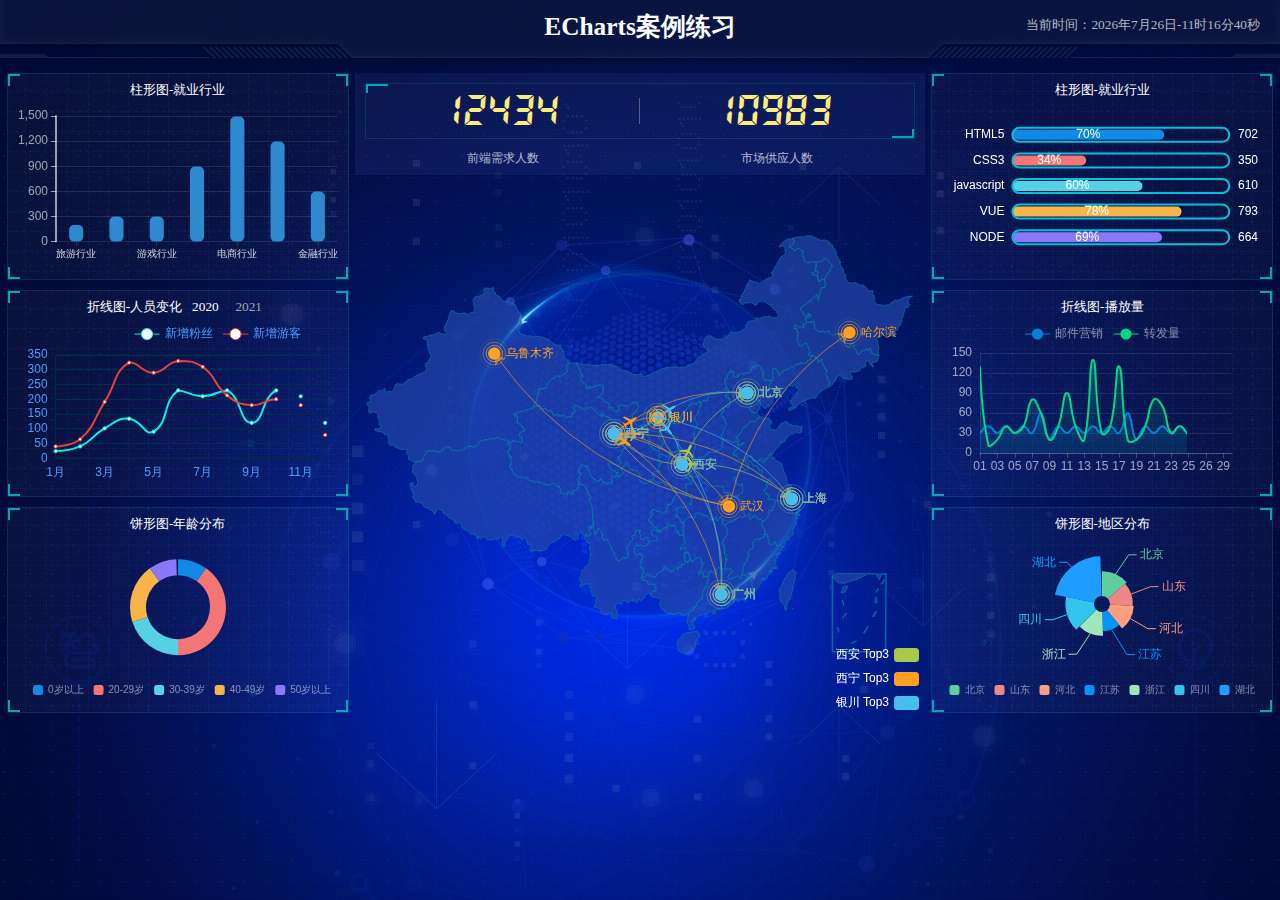
<file: index.html>
<!DOCTYPE html>
<html lang="en">
  <head>
    <meta charset="UTF-8">
    <meta name="viewport" content="width=device-width, initial-scale=1.0">
    <title>ECharts案例练习</title>
    <link rel="stylesheet" href="./css/index.css">
  </head>
  <body>
    
    <!-- 头部 -->
    <header> 
      <h1>ECharts案例练习</h1>
      <div class="showTime"></div>
      <script>
        var t = null;
        t = setTimeout(time, 1000); //开始运行
        function time() {
          clearTimeout(t); //清除定时器
          dt = new Date();
          var y = dt.getFullYear();
          var mt = dt.getMonth() + 1;
          var day = dt.getDate();
          var h = dt.getHours(); //获取时
          var m = dt.getMinutes(); //获取分
          var s = dt.getSeconds(); //获取秒
          document.querySelector(".showTime").innerHTML =
            "当前时间：" +
            y +
            "年" +
            mt +
            "月" +
            day +
            "日-" +
            h +
            "时" +
            m +
            "分" +
            s +
            "秒";
          t = setTimeout(time, 1000); //设定定时器，循环运行
        }
      </script>
    </header>

    <!-- 主体 -->
    <section class="mainbox">

      <!-- 左侧部分 -->
      <div class="column">
        <div class="panel bar">
          <h2>柱形图-就业行业</h2>
          <div class="chart"></div>
          <!-- panel-footer 用于绘制下面两个下边角 -->
          <div class="panel-footer"></div>
        </div>
        <div class="panel line">
          <h2>
            折线图-人员变化
            <a href="javascript:;" class="a-active">2020</a>
            <a href="javascript:;">2021</a>
          </h2>
          <div class="chart"></div>
          <!-- panel-footer 用于绘制下面两个下边角 -->
          <div class="panel-footer"></div>
        </div>
        <div class="panel pie">
          <h2>饼形图-年龄分布</h2>
          <div class="chart"></div>
          <!-- panel-footer 用于绘制下面两个下边角 -->
          <div class="panel-footer"></div>
        </div>
      </div>

      <!-- 中间部分 -->
      <div class="column">
        <!-- 上方文字 -->
        <div class="no">
          <div class="no-hd">
            <ul>
              <li>12434</li>
              <li>10983</li>
            </ul>
          </div>
          <div class="no-bd">
            <ul>
              <li>前端需求人数</li>
              <li>市场供应人数</li>
            </ul>
          </div>
        </div>
        <!-- 下方地图 -->
        <div class="map">
          <!-- 背景的球体 -->
          <div class="map1"></div>
          <!-- 圆点 -->
          <div class="map2"></div>
          <!-- 旋转的箭头 -->
          <div class="map3"></div>
          <!-- 地图模块 -->
          <div class="chart">地图模块</div>
        </div>
      </div>

      <!-- 右侧部分 -->
      <div class="column">
        <div class="panel bar2">
          <h2>柱形图-就业行业</h2>
          <div class="chart"></div>
          <!-- panel-footer 用于绘制下面两个下边角 -->
          <div class="panel-footer"></div>
        </div>
        <div class="panel line2">
          <h2>折线图-播放量</h2>
          <div class="chart"></div>
          <!-- panel-footer 用于绘制下面两个下边角 -->
          <div class="panel-footer"></div>
        </div>
        <div class="panel pie2">
          <h2>饼形图-地区分布</h2>
          <div class="chart"></div>
          <!-- panel-footer 用于绘制下面两个下边角 -->
          <div class="panel-footer"></div>
        </div>
      </div>
    </section>


    <!-- flexible.js 把屏幕分成24等份 -->
    <script src="./js/flexible.js"></script>
    <!-- 引入ECharts -->
    <script src="js/echarts.min.js"></script>
    <!-- 引入jQuery -->
    <script src="js/jquery.js"></script>
    <!-- 引入 china.js 地图模块 -->
    <script src="js/china.js"></script>
    <!-- 引入js文件 -->
    <script src="./js/index.js"></script>
    

  </body>
</html>
</file>
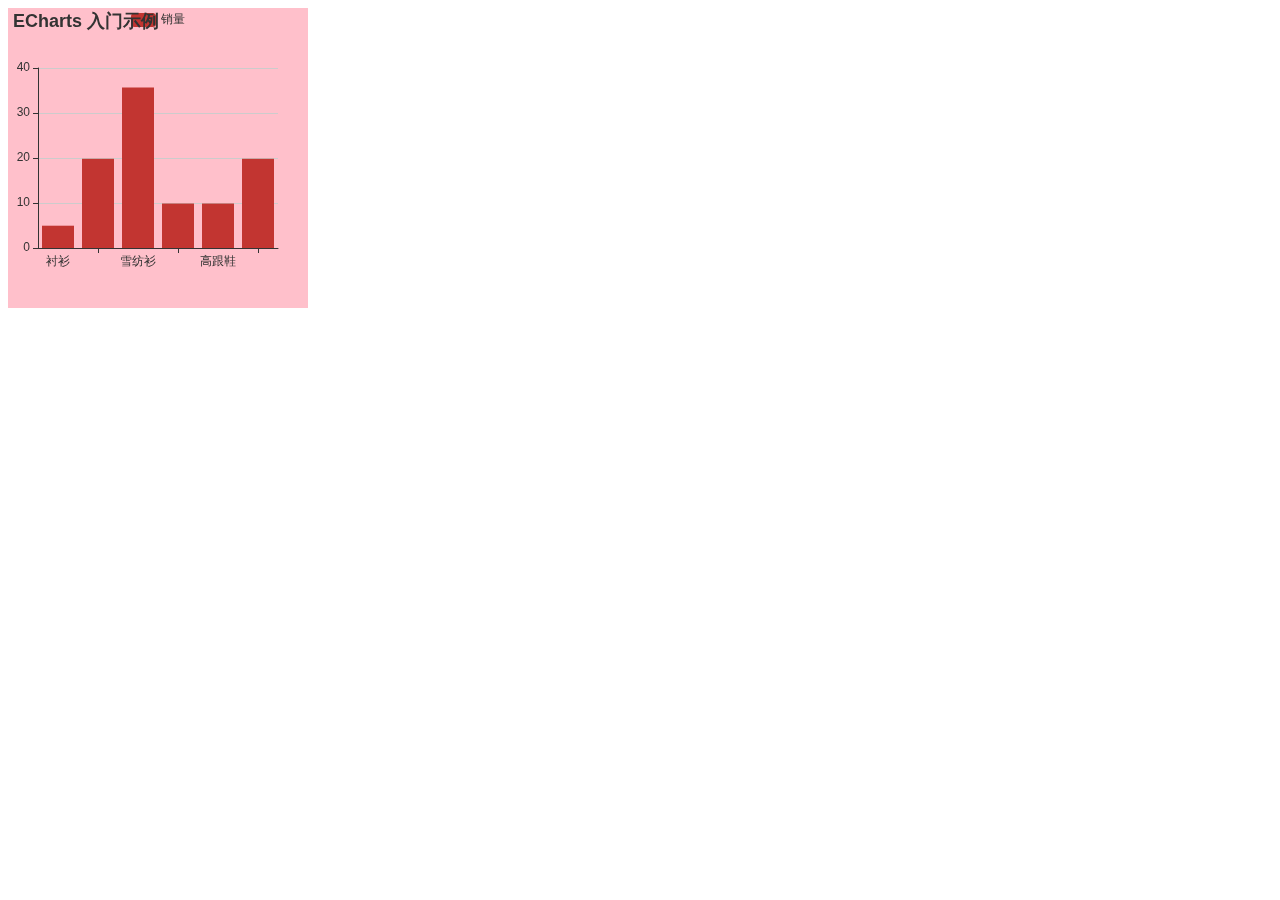
<file: ECharts使用步骤.html>
<!DOCTYPE html>
<html lang="en">
  <head>
    <meta charset="UTF-8" />
    <meta name="viewport" content="width=device-width, initial-scale=1.0" />
    <title>Document</title>

    <style>

      .box {
        width: 300px;
        height: 300px;
        background-color: pink;
      }
    </style>

  </head>
  <body>


    <!-- 1、引入 echarts.js 文件 -->
    <script src="js/echarts.min.js"></script>

    <!-- 2、准备一个具有大小的DOM容器 -->
    <div class="box"></div>

    <script>
      // 3、初始化echarts实例对象
      var myChart = echarts.init(document.querySelector(".box"));

      // 4、指定配置项option 和 数据
      // 注意：以下配置项不是完整的
      var option = {
        title: {
          text: "ECharts 入门示例",
        },
        tooltip: {

        },
        legend: {
          data: ["销量"],
        },
        xAxis: {
          data: ["衬衫", "羊毛衫", "雪纺衫", "裤子", "高跟鞋", "袜子"],
        },
        yAxis: {

        },
        series: [
        {
          name: "销量",
          type: "bar",
          data: [5, 20, 36, 10, 10, 20],
        },
        ],
      };

      // 5、将配置项设置给echarts实例对象
      myChart.setOption(option);

    </script>
  </body>
</html>
</file>
<file: css/index.css>
* {
  margin: 0;
  padding: 0;
  box-sizing: border-box;
}
body {
  background: url(../images/bg.jpg) no-repeat top center;
  line-height: 1.15;
}
@font-face {
  font-family: electronicFont;
  src: url(../font/DS-DIGIT.TTF);
}
li {
  list-style: none;
}
header {
  position: relative;
  height: 1.25rem;
  background: url(../images/head_bg.png) no-repeat;
  background-size: 100% 100%;
}
header h1 {
  color: white;
  font-size: 0.475rem;
  text-align: center;
  line-height: 1rem;
}
header .showTime {
  position: absolute;
  right: 0.375rem;
  top: 0;
  line-height: 0.9375rem;
  color: rgba(255, 255, 255, 0.7);
  font-size: 0.25rem;
}
.mainbox {
  display: flex;
  min-width: 1024px;
  max-width: 1920px;
  margin: 0 auto;
  padding: 0.125rem 0.125rem 0;
}
.mainbox .column {
  flex: 3;
}
.mainbox .column:nth-child(2) {
  flex: 5;
  margin: 0 0.125rem 0.1875rem;
  overflow: hidden;
}
.mainbox .panel {
  position: relative;
  height: 3.875rem;
  padding: 0 0.1875rem 0.5rem;
  margin-bottom: 0.1875rem;
  border: 1px solid rgba(25, 186, 139, 0.17);
  background: url(../images/line.png) rgba(255, 255, 255, 0.03);
}
.mainbox .panel::before {
  position: absolute;
  top: 0;
  left: 0;
  width: 10px;
  height: 10px;
  border-left: 2px solid #02a6b5;
  border-top: 2px solid #02a6b5;
  content: '';
}
.mainbox .panel::after {
  position: absolute;
  top: 0;
  right: 0;
  width: 10px;
  height: 10px;
  border-right: 2px solid #02a6b5;
  border-top: 2px solid #02a6b5;
  content: '';
}
.mainbox .panel .panel-footer {
  position: absolute;
  bottom: 0;
  left: 0;
  width: 100%;
}
.mainbox .panel .panel-footer::before {
  position: absolute;
  bottom: 0;
  left: 0;
  width: 10px;
  height: 10px;
  border-left: 2px solid #02a6b5;
  border-bottom: 2px solid #02a6b5;
  content: '';
}
.mainbox .panel .panel-footer::after {
  position: absolute;
  bottom: 0;
  right: 0;
  width: 10px;
  height: 10px;
  border-right: 2px solid #02a6b5;
  border-bottom: 2px solid #02a6b5;
  content: '';
}
.mainbox .panel h2 {
  height: 0.6rem;
  color: #fff;
  line-height: 0.6rem;
  text-align: center;
  font-size: 0.25rem;
  font-weight: 400;
}
.mainbox .panel h2 a {
  color: #a7a7a7;
  text-decoration: none;
  margin: 0 0.125rem;
}
.mainbox .panel h2 .a-active {
  color: #fff;
}
.mainbox .panel .chart {
  height: 3rem;
}
.mainbox .no {
  background-color: rgba(101, 132, 226, 0.1);
  padding: 0.1875rem;
}
.mainbox .no .no-hd {
  position: relative;
  border: 1px solid rgba(25, 186, 139, 0.17);
}
.mainbox .no .no-hd::before {
  position: absolute;
  top: 0;
  left: 0;
  width: 0.375rem;
  height: 0.125rem;
  border-top: 2px solid #02a6b5;
  border-left: 2px solid #02a6b5;
  content: '';
}
.mainbox .no .no-hd::after {
  position: absolute;
  bottom: 0;
  right: 0;
  width: 0.375rem;
  height: 0.125rem;
  border-bottom: 2px solid #02a6b5;
  border-right: 2px solid #02a6b5;
  content: '';
}
.mainbox .no .no-hd ul {
  display: flex;
}
.mainbox .no .no-hd ul li {
  position: relative;
  flex: 1;
  line-height: 1rem;
  font-size: 0.875rem;
  color: #ffeb7b;
  text-align: center;
  font-family: electronicFont;
}
.mainbox .no .no-hd ul li:first-child::after {
  content: '';
  position: absolute;
  top: 25%;
  right: 0;
  height: 50%;
  width: 1px;
  background-color: rgba(255, 255, 255, 0.3);
}
.mainbox .no .no-bd ul {
  display: flex;
}
.mainbox .no .no-bd ul li {
  flex: 1;
  text-align: center;
  color: rgba(255, 255, 255, 0.7);
  font-size: 0.225rem;
  height: 0.5rem;
  line-height: 0.5rem;
  padding-top: 0.125rem;
}
.mainbox .map {
  position: relative;
  height: 10.125rem;
}
.mainbox .map .map1 {
  width: 6.475rem;
  height: 6.475rem;
  position: absolute;
  top: 50%;
  left: 50%;
  transform: translate(-50%, -50%);
  background: url(../images/map.png);
  background-size: 100% 100%;
  opacity: 0.3;
}
.mainbox .map .map2 {
  position: absolute;
  top: 50%;
  left: 50%;
  transform: translate(-50%, -50%);
  width: 8.0375rem;
  height: 8.0375rem;
  background: url(../images/lbx.png);
  background-size: 100% 100%;
  animation: rotate1 15s linear infinite;
  opacity: 0.6;
}
.mainbox .map .map3 {
  position: absolute;
  top: 50%;
  left: 50%;
  transform: translate(-50%, -50%);
  width: 7.075rem;
  height: 7.075rem;
  background: url(../images/jt.png);
  background-size: 100% 100%;
  animation: rotate2 15s linear infinite;
}
@keyframes rotate1 {
  from {
    transform: translate(-50%, -50%) rotate(0deg);
  }
  to {
    transform: translate(-50%, -50%) rotate(360deg);
  }
}
@keyframes rotate2 {
  from {
    transform: translate(-50%, -50%) rotate(360deg);
  }
  to {
    transform: translate(-50%, -50%) rotate(0deg);
  }
}
.mainbox .map .chart {
  position: absolute;
  top: 0;
  left: 0;
  height: 10.125rem;
  width: 100%;
}
</file>
